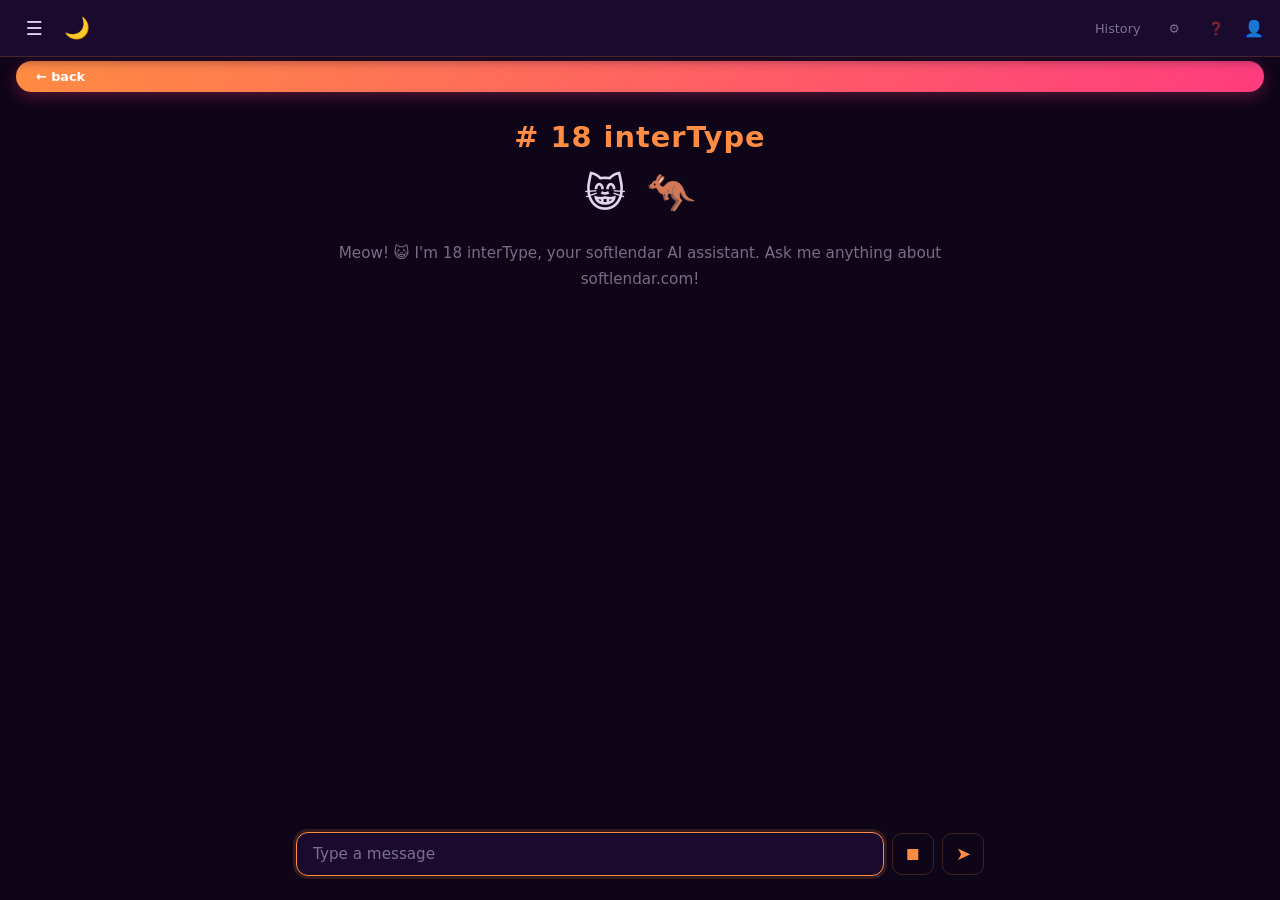
<file: intertype.html>
<!doctype html>
<html lang="en">
    <head>
        <meta charset="UTF-8" />
        <meta name="viewport" content="width=device-width, initial-scale=1.0" />
        <title>18 interType — softlendar AI assistant</title>
        <link rel="stylesheet" href="/intertype.css" />
        <link rel="icon" href="/logo/softlendar_logo.svg" />
    </head>
    <body>
        <!-- Overlay -->
        <div class="it-overlay" id="it-overlay"></div>

        <!-- Sidebar -->
        <div class="it-sidebar" id="it-sidebar">
            <div class="it-sidebar-head">
                <div class="it-sidebar-logo">🌙</div>
                <div class="it-sidebar-title">18 interType</div>
            </div>
            <div class="it-sidebar-item active" data-view="chat">
                💬 New Chat
            </div>
            <div class="it-sidebar-item" data-view="history">📜 History</div>
            <div class="it-sidebar-item" data-view="settings">⚙️ Settings</div>
            <div class="it-sidebar-item" data-view="help">❓ Help</div>
            <div class="it-sidebar-item" data-view="profile">👤 Profile</div>
        </div>

        <!-- Header -->
        <div class="it-header">
            <span class="it-ham" id="it-ham">☰</span>
            <span class="it-moon" id="it-moon">🌙</span>
            <span class="it-title"></span>
            <span class="it-history" id="it-history-btn">History</span>
            <span class="it-settings" id="it-settings-btn">⚙️</span>
            <span class="it-help" id="it-help-btn">❓</span>
            <a class="it-profile" id="it-profile-btn" href="/">👤</a>
        </div>

        <!-- Back -->
        <div class="it-back" id="it-back">&larr; back</div>

        <!-- Main -->
        <div class="it-main">
            <div class="it-number"># 18 interType</div>
            <div class="it-avatars">
                <span>😸</span>
                <span>🦘</span>
            </div>
            <div class="it-greeting">
                Meow! 😺 I'm 18 interType, your softlendar AI assistant. Ask me
                anything about softlendar.com!
            </div>
            <div id="it-chat" class="it-chat"></div>
        </div>

        <!-- Input -->
        <div class="it-input-wrap">
            <input
                id="it-input"
                class="it-input"
                type="text"
                placeholder="Type a message"
                autocomplete="off"
                spellcheck="false"
            />
            <button class="it-btn" id="it-stop">⏹</button>
            <button class="it-btn" id="it-send">➤</button>
        </div>

        <!-- Settings Modal -->
        <div class="it-modal" id="it-settings-modal">
            <div class="it-modal-bg" data-close="settings"></div>
            <div class="it-modal-box">
                <div class="it-modal-head">
                    <div class="it-modal-title">⚙️ Settings</div>
                    <div class="it-modal-close" data-close="settings">
                        &times;
                    </div>
                </div>
                <div class="it-modal-body">
                    <div class="it-toggle-row">
                        <span class="it-toggle-label">Dark Mode</span>
                        <div class="it-toggle on" id="it-dark-toggle"></div>
                    </div>
                    <div class="it-toggle-row">
                        <span class="it-toggle-label">Auto Read</span>
                        <div class="it-toggle" id="it-autoread-toggle"></div>
                    </div>
                    <p
                        style="
                            margin-top: 16px;
                            color: var(--muted);
                            font-size: 0.8rem;
                        "
                    >
                        18 interType v1.0 — softlendar AI assistant
                    </p>
                </div>
            </div>
        </div>

        <!-- Help Modal -->
        <div class="it-modal" id="it-help-modal">
            <div class="it-modal-bg" data-close="help"></div>
            <div class="it-modal-box">
                <div class="it-modal-head">
                    <div class="it-modal-title">❓ Help</div>
                    <div class="it-modal-close" data-close="help">&times;</div>
                </div>
                <div class="it-modal-body">
                    <p>
                        <strong>18 interType</strong> is your softlendar AI
                        assistant.
                    </p>
                    <p>Ask me about:</p>
                    <p>• <strong>softlendar</strong> — our brand and mission</p>
                    <p>
                        • <strong>termirator</strong> — terminal-style web app
                    </p>
                    <p>
                        • <strong>catlearning / ct</strong> — cat learning
                        platform
                    </p>
                    <p>• <strong>wilgo</strong> — systems language</p>
                    <p>• <strong>wildo</strong> — web framework</p>
                    <p>
                        •
                        <strong
                            >brose, serch, haster, setomoly, nametermer</strong
                        >
                    </p>
                    <p>
                        • <strong>redarbot, dobart, bylothon</strong> — upcoming
                    </p>
                    <p>
                        Type <code>help</code> or <code>projects</code> for a
                        full list.
                    </p>
                </div>
            </div>
        </div>

        <!-- Profile Modal -->
        <div class="it-modal" id="it-profile-modal">
            <div class="it-modal-bg" data-close="profile"></div>
            <div class="it-modal-box">
                <div class="it-modal-head">
                    <div class="it-modal-title">👤 Profile</div>
                    <div class="it-modal-close" data-close="profile">
                        &times;
                    </div>
                </div>
                <div class="it-modal-body">
                    <div
                        class="it-profile-row"
                        style="justify-content: center; border-bottom: none"
                    >
                        <div class="it-profile-preview" id="profile-preview">
                            #19
                        </div>
                    </div>
                    <div class="it-profile-row">
                        <span class="it-toggle-label">Username</span>
                        <input
                            type="text"
                            id="profile-username"
                            class="it-input"
                            style="max-width: 180px; padding: 8px 12px"
                            placeholder="Username"
                            autocomplete="off"
                        />
                    </div>
                    <div class="it-profile-row">
                        <span class="it-toggle-label">Logo</span>
                        <input
                            type="file"
                            id="profile-logo"
                            accept="image/*"
                            style="
                                max-width: 180px;
                                font-size: 0.8rem;
                                color: var(--text);
                            "
                        />
                    </div>
                    <div
                        class="it-profile-row"
                        style="justify-content: center; border-bottom: none"
                    >
                        <button class="it-profile-save" id="profile-save-btn">
                            Save
                        </button>
                    </div>
                </div>
            </div>
        </div>

        <!-- History Modal -->
        <div class="it-modal" id="it-history-modal">
            <div class="it-modal-bg" data-close="history"></div>
            <div class="it-modal-box">
                <div class="it-modal-head">
                    <div class="it-modal-title">📜 Chat History</div>
                    <div class="it-modal-close" data-close="history">
                        &times;
                    </div>
                </div>
                <div class="it-modal-body">
                    <div class="it-history-list" id="it-history-list">
                        <div class="it-history-empty">
                            No chats yet. Start a conversation! 💬
                        </div>
                    </div>
                </div>
            </div>
        </div>

        <script src="/intertype.js"></script>
    </body>
</html>
</file>
<file: intertype.css>
/* interType — 18 interType AI assistant v2 */

:root {
    --bg: #0f0518;
    --card: #1a0a2e;
    --text: #e0d5f0;
    --muted: rgba(224, 213, 240, 0.5);
    --border: rgba(255, 140, 66, 0.2);
    --accent: #ff8c42;
    --accent2: #ff3c7f;
    --shadow: rgba(26, 10, 46, 0.6);
}

[data-theme="light"] {
    --bg: #faf5f0;
    --card: #ffffff;
    --text: #2a1a3e;
    --muted: rgba(42, 26, 62, 0.5);
    --border: rgba(255, 140, 66, 0.25);
    --accent: #d4652e;
    --accent2: #c42e6a;
    --shadow: rgba(255, 140, 66, 0.1);
}

* {
    margin: 0;
    padding: 0;
    box-sizing: border-box;
}

body {
    font-family:
        system-ui,
        -apple-system,
        "Segoe UI",
        Roboto,
        sans-serif;
    background: var(--bg);
    color: var(--text);
    min-height: 100vh;
    display: flex;
    flex-direction: column;
    transition:
        background 0.3s,
        color 0.3s;
}

/* ===================================================================================
 * HEADER
 * =================================================================================== */

.it-header {
    display: flex;
    align-items: center;
    gap: 12px;
    padding: 10px 16px;
    background: var(--card);
    border-bottom: 1px solid var(--border);
    position: sticky;
    top: 0;
    z-index: 100;
    box-shadow: 0 2px 12px var(--shadow);
    transition: background 0.3s;
}

.it-moon {
    font-size: 1.3rem;
    cursor: pointer;
    transition: transform 0.2s;
}

.it-moon:hover {
    transform: scale(1.15);
}

.it-ham {
    font-size: 1.2rem;
    cursor: pointer;
    padding: 6px;
    border-radius: 8px;
    transition: background 0.2s;
    width: 36px;
    height: 36px;
    display: flex;
    align-items: center;
    justify-content: center;
}

.it-ham:hover {
    background: rgba(255, 140, 66, 0.15);
}

.it-title {
    flex: 1;
    text-align: center;
    font-size: 0.85rem;
    font-weight: 600;
    color: var(--accent);
    letter-spacing: 0.5px;
}

.it-history,
.it-settings,
.it-help,
.it-autoread {
    font-size: 0.8rem;
    color: var(--muted);
    cursor: pointer;
    transition: color 0.2s;
    white-space: nowrap;
    padding: 4px 8px;
    border-radius: 6px;
}

.it-history:hover,
.it-settings:hover,
.it-help:hover,
.it-autoread:hover {
    color: var(--accent);
    background: rgba(255, 140, 66, 0.08);
}

/* ===================================================================================
 * SIDEBAR PANEL
 * =================================================================================== */

.it-overlay {
    position: fixed;
    inset: 0;
    background: rgba(0, 0, 0, 0.5);
    opacity: 0;
    pointer-events: none;
    transition: opacity 0.3s;
    z-index: 200;
}

.it-overlay.active {
    opacity: 1;
    pointer-events: all;
}

.it-sidebar {
    position: fixed;
    top: 0;
    left: 0;
    width: 280px;
    height: 100vh;
    background: var(--card);
    border-right: 1px solid var(--border);
    transform: translateX(-100%);
    transition: transform 0.3s ease;
    z-index: 210;
    display: flex;
    flex-direction: column;
    padding: 16px;
    gap: 8px;
}

.it-sidebar.active {
    transform: translateX(0);
}

.it-sidebar-head {
    display: flex;
    align-items: center;
    gap: 12px;
    padding-bottom: 16px;
    border-bottom: 1px solid var(--border);
    margin-bottom: 8px;
}

.it-sidebar-logo {
    width: 40px;
    height: 40px;
    border-radius: 50%;
    background: linear-gradient(135deg, var(--accent), var(--accent2));
    display: flex;
    align-items: center;
    justify-content: center;
    font-size: 1.2rem;
}

.it-sidebar-title {
    font-weight: 700;
    font-size: 1rem;
    color: var(--text);
}

.it-sidebar-item {
    padding: 10px 12px;
    border-radius: 10px;
    cursor: pointer;
    transition:
        background 0.2s,
        color 0.2s;
    color: var(--muted);
    font-size: 0.9rem;
    display: flex;
    align-items: center;
    gap: 10px;
}

.it-sidebar-item:hover {
    background: rgba(255, 140, 66, 0.1);
    color: var(--accent);
}

.it-sidebar-item.active {
    background: rgba(255, 140, 66, 0.15);
    color: var(--accent);
    font-weight: 600;
}

/* ===================================================================================
 * MAIN AREA
 * =================================================================================== */

.it-back {
    display: inline-flex;
    align-items: center;
    gap: 6px;
    padding: 8px 20px;
    border-radius: 40px;
    background: linear-gradient(135deg, var(--accent), var(--accent2));
    color: #fff;
    font-weight: 600;
    font-size: 0.8rem;
    cursor: pointer;
    border: none;
    box-shadow: 0 4px 16px rgba(255, 60, 127, 0.3);
    transition:
        transform 0.2s,
        box-shadow 0.2s,
        filter 0.2s;
    margin: 4px 16px;
}

.it-back:hover {
    transform: translateY(-2px) scale(1.03);
    box-shadow: 0 6px 24px rgba(255, 60, 127, 0.45);
    filter: brightness(1.1);
    color: #fff;
}

.it-main {
    flex: 1;
    display: flex;
    flex-direction: column;
    align-items: center;
    padding: 24px;
    gap: 16px;
    max-width: 720px;
    width: 100%;
    margin: 0 auto;
}

.it-number {
    font-size: 1.8rem;
    font-weight: 800;
    color: var(--accent);
    letter-spacing: 1px;
    text-align: center;
}

.it-avatars {
    display: flex;
    gap: 20px;
    font-size: 2.5rem;
}

.it-greeting {
    text-align: center;
    color: var(--muted);
    font-size: 0.95rem;
    padding: 8px 0 16px;
    line-height: 1.7;
}

/* ===================================================================================
 * CHAT
 * =================================================================================== */

.it-chat {
    width: 100%;
    display: flex;
    flex-direction: column;
    gap: 10px;
    max-height: 50vh;
    overflow-y: auto;
    padding-right: 4px;
}

.it-chat::-webkit-scrollbar {
    width: 4px;
}

.it-chat::-webkit-scrollbar-thumb {
    background: var(--border);
    border-radius: 4px;
}

.it-message {
    padding: 10px 14px;
    border-radius: 14px;
    font-size: 0.9rem;
    line-height: 1.6;
    max-width: 85%;
    word-break: break-word;
    animation: fadeIn 0.25s ease;
}

@keyframes fadeIn {
    from {
        opacity: 0;
        transform: translateY(6px);
    }
    to {
        opacity: 1;
        transform: translateY(0);
    }
}

.it-user {
    align-self: flex-end;
    background: linear-gradient(135deg, var(--accent), var(--accent2));
    color: #fff;
}

.it-bot {
    align-self: flex-start;
    background: var(--card);
    border: 1px solid var(--border);
    color: var(--text);
}

.it-bot .it-dots {
    display: flex;
    gap: 6px;
    align-items: center;
}

.it-bot .it-dots span {
    width: 8px;
    height: 8px;
    border-radius: 50%;
    background: linear-gradient(135deg, var(--accent), var(--accent2));
    animation: itJump 1s infinite ease-in-out both;
}

.it-bot .it-dots span:nth-child(1) {
    animation-delay: 0s;
}

.it-bot .it-dots span:nth-child(2) {
    animation-delay: 0.2s;
}

.it-bot .it-dots span:nth-child(3) {
    animation-delay: 0.4s;
}

@keyframes itJump {
    0%,
    100% {
        transform: translateY(0);
    }
    50% {
        transform: translateY(-10px);
    }
}

/* ===================================================================================
 * INPUT
 * =================================================================================== */

.it-input-wrap {
    max-width: 720px;
    width: 100%;
    display: flex;
    align-items: center;
    gap: 8px;
    padding: 12px 16px 24px;
    margin: 0 auto;
}

.it-input {
    flex: 1;
    background: var(--card);
    border: 1px solid var(--border);
    border-radius: 12px;
    padding: 12px 16px;
    color: var(--text);
    font-family: inherit;
    font-size: 0.95rem;
    outline: none;
    transition:
        border-color 0.2s,
        box-shadow 0.2s;
}

.it-input:focus {
    border-color: var(--accent);
    box-shadow: 0 0 0 3px rgba(255, 140, 66, 0.15);
}

.it-input::placeholder {
    color: var(--muted);
}

.it-btn {
    background: transparent;
    border: 1px solid var(--border);
    border-radius: 10px;
    color: var(--accent);
    width: 42px;
    height: 42px;
    display: flex;
    align-items: center;
    justify-content: center;
    cursor: pointer;
    font-size: 1.1rem;
    transition: all 0.2s;
}

.it-btn:hover {
    background: rgba(255, 140, 66, 0.12);
    border-color: var(--accent);
}

/* ===================================================================================
 * MODALS
 * =================================================================================== */

.it-modal {
    position: fixed;
    inset: 0;
    display: flex;
    align-items: center;
    justify-content: center;
    z-index: 300;
    opacity: 0;
    pointer-events: none;
    transition: opacity 0.3s;
}

.it-modal.active {
    opacity: 1;
    pointer-events: all;
}

.it-modal-bg {
    position: absolute;
    inset: 0;
    background: rgba(0, 0, 0, 0.6);
}

.it-modal-box {
    position: relative;
    background: var(--card);
    border: 1px solid var(--border);
    border-radius: 16px;
    padding: 24px;
    max-width: 420px;
    width: 90%;
    max-height: 80vh;
    overflow-y: auto;
    box-shadow: 0 20px 60px var(--shadow);
    transform: scale(0.95);
    transition: transform 0.3s;
}

.it-modal.active .it-modal-box {
    transform: scale(1);
}

.it-modal-head {
    display: flex;
    align-items: center;
    justify-content: space-between;
    margin-bottom: 16px;
    padding-bottom: 12px;
    border-bottom: 1px solid var(--border);
}

.it-modal-title {
    font-size: 1.1rem;
    font-weight: 700;
    color: var(--accent);
}

.it-modal-close {
    font-size: 1.4rem;
    color: var(--muted);
    cursor: pointer;
    line-height: 1;
    transition: color 0.2s;
}

.it-modal-close:hover {
    color: var(--accent);
}

.it-modal-body {
    color: var(--text);
    font-size: 0.9rem;
    line-height: 1.7;
}

.it-modal-body p {
    margin-bottom: 12px;
}

.it-toggle-row {
    display: flex;
    align-items: center;
    justify-content: space-between;
    padding: 10px 0;
    border-bottom: 1px solid var(--border);
}

.it-toggle-label {
    font-size: 0.9rem;
    color: var(--text);
}

.it-toggle {
    width: 44px;
    height: 24px;
    background: var(--border);
    border-radius: 12px;
    position: relative;
    cursor: pointer;
    transition: background 0.3s;
}

.it-toggle.on {
    background: linear-gradient(135deg, var(--accent), var(--accent2));
}

.it-toggle::after {
    content: "";
    position: absolute;
    top: 2px;
    left: 2px;
    width: 20px;
    height: 20px;
    background: #fff;
    border-radius: 50%;
    transition: transform 0.3s;
}

.it-toggle.on::after {
    transform: translateX(20px);
}

/* ===================================================================================
 * HISTORY LIST
 * =================================================================================== */

.it-history-list {
    display: flex;
    flex-direction: column;
    gap: 6px;
}

.it-history-item {
    padding: 10px 12px;
    border-radius: 10px;
    background: rgba(255, 140, 66, 0.05);
    border: 1px solid var(--border);
    cursor: pointer;
    transition: all 0.2s;
    font-size: 0.85rem;
    color: var(--text);
}

.it-history-item:hover {
    background: rgba(255, 140, 66, 0.12);
    border-color: var(--accent);
}

.it-history-empty {
    text-align: center;
    color: var(--muted);
    font-size: 0.85rem;
    padding: 20px 0;
}

/* ===================================================================================
 * RESPONSIVE
 * =================================================================================== */

@media (max-width: 640px) {
    .it-header {
        gap: 8px;
        padding: 8px 12px;
    }

    .it-history,
    .it-settings,
    .it-help {
        display: none;
    }

    .it-title {
        font-size: 0.8rem;
    }

    .it-sidebar {
        width: 260px;
    }

    .it-main {
        padding: 16px;
    }

    .it-number {
        font-size: 1.4rem;
    }

    .it-avatars {
        font-size: 2rem;
    }

    .it-message {
        max-width: 90%;
        font-size: 0.85rem;
    }

    .it-modal-box {
        padding: 18px;
    }
}
</file>
